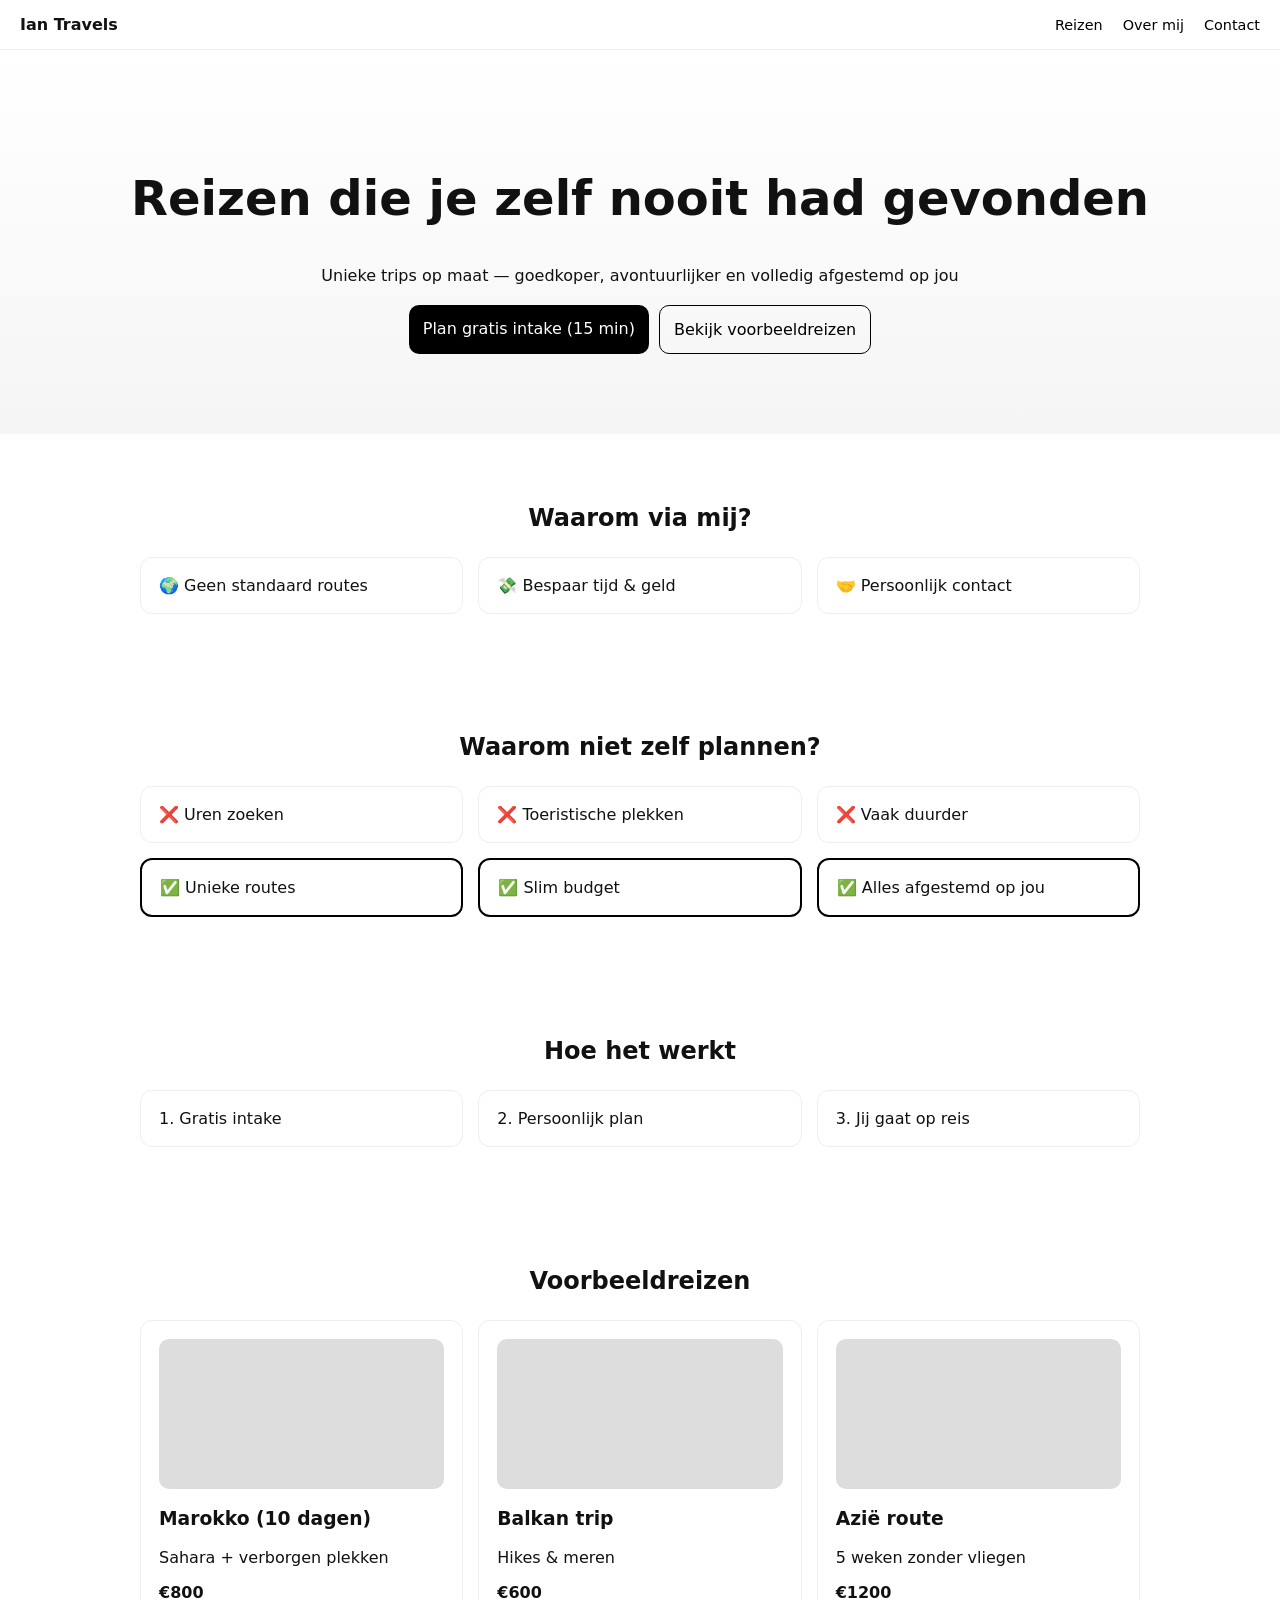
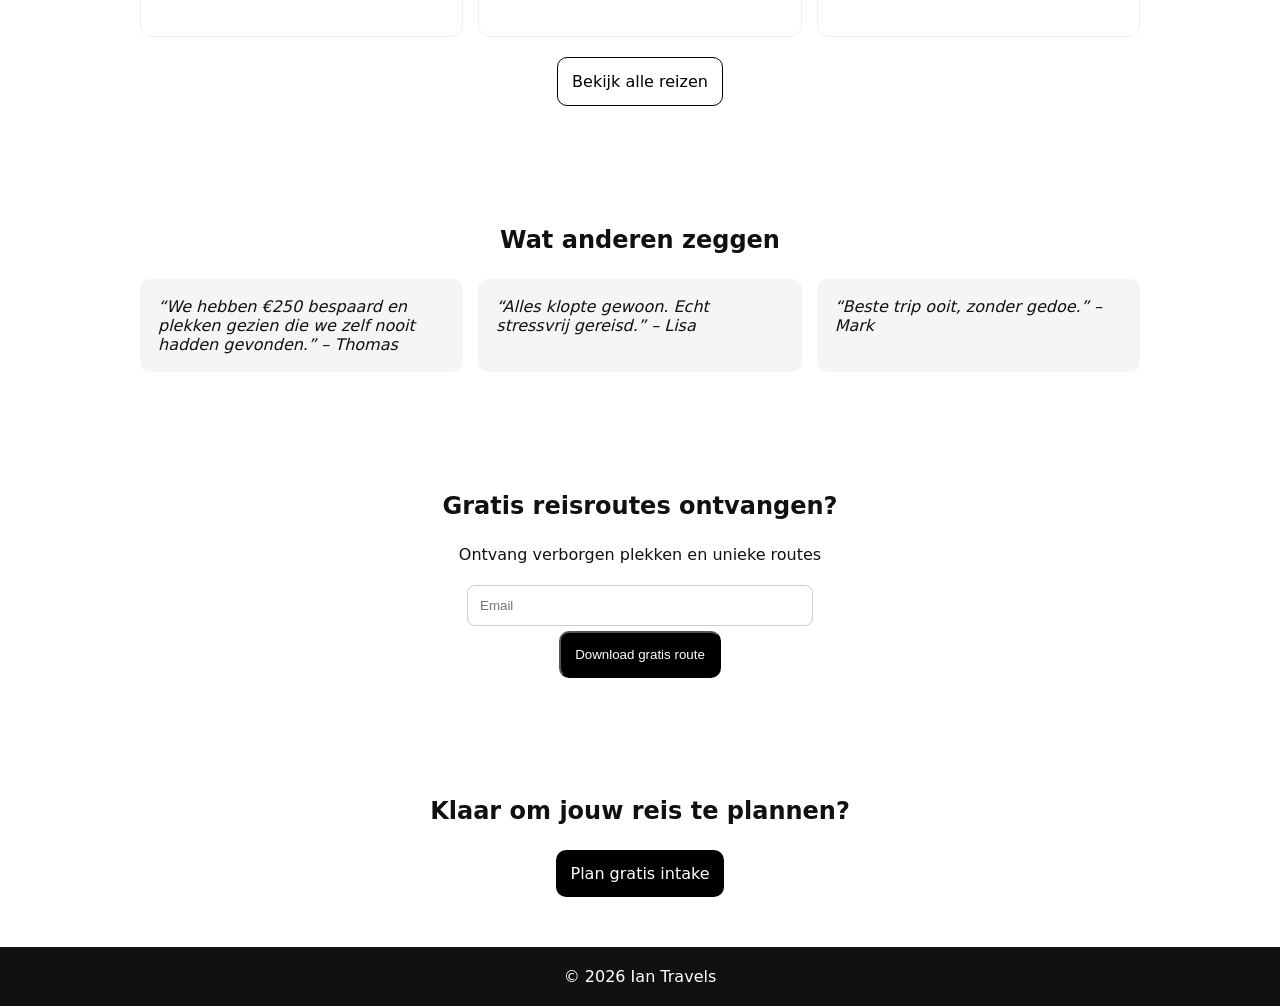
<file: index.html>
<!DOCTYPE html>
<html lang="nl">
<head>
  <meta charset="UTF-8">
  <meta name="viewport" content="width=device-width, initial-scale=1.0">
  <title>Ian Travels</title>
  <link rel="stylesheet" href="style.css">
</head>
<body>

<nav>
  <strong>Ian Travels</strong>
  <div>
    <a href="portfolio.html">Reizen</a>
    <a href="over-mij.html">Over mij</a>
    <a href="contact.html">Contact</a>
  </div>
</nav>

<!-- HERO -->
<section class="hero">
  <h1>Reizen die je zelf nooit had gevonden</h1>
  <p>Unieke trips op maat — goedkoper, avontuurlijker en volledig afgestemd op jou</p>

  <div class="buttons">
    <a href="contact.html" class="btn primary">Plan gratis intake (15 min)</a>
    <a href="portfolio.html" class="btn secondary">Bekijk voorbeeldreizen</a>
  </div>
</section>

<!-- WAAROM -->
<div class="container">
  <h2>Waarom via mij?</h2>
  <div class="grid">
    <div class="card">🌍 Geen standaard routes</div>
    <div class="card">💸 Bespaar tijd & geld</div>
    <div class="card">🤝 Persoonlijk contact</div>
  </div>
</div>

<!-- PROBLEEM VS OPLOSSING -->
<div class="container">
  <h2>Waarom niet zelf plannen?</h2>
  <div class="grid">
    <div class="card">❌ Uren zoeken</div>
    <div class="card">❌ Toeristische plekken</div>
    <div class="card">❌ Vaak duurder</div>

    <div class="card highlight">✅ Unieke routes</div>
    <div class="card highlight">✅ Slim budget</div>
    <div class="card highlight">✅ Alles afgestemd op jou</div>
  </div>
</div>

<!-- HOE HET WERKT -->
<div class="container">
  <h2>Hoe het werkt</h2>
  <div class="grid">
    <div class="card">1. Gratis intake</div>
    <div class="card">2. Persoonlijk plan</div>
    <div class="card">3. Jij gaat op reis</div>
  </div>
</div>

<!-- PORTFOLIO PREVIEW -->
<div class="container">
  <h2>Voorbeeldreizen</h2>
  <div class="grid">

    <div class="trip-card">
      <div class="image"></div>
      <h3>Marokko (10 dagen)</h3>
      <p>Sahara + verborgen plekken</p>
      <p><strong>€800</strong></p>
    </div>

    <div class="trip-card">
      <div class="image"></div>
      <h3>Balkan trip</h3>
      <p>Hikes & meren</p>
      <p><strong>€600</strong></p>
    </div>

    <div class="trip-card">
      <div class="image"></div>
      <h3>Azië route</h3>
      <p>5 weken zonder vliegen</p>
      <p><strong>€1200</strong></p>
    </div>

  </div>

  <div class="buttons">
    <a href="portfolio.html" class="btn secondary">Bekijk alle reizen</a>
  </div>
</div>

<!-- REVIEWS -->
<div class="container">
  <h2>Wat anderen zeggen</h2>
  <div class="grid">
    <div class="review">
      “We hebben €250 bespaard en plekken gezien die we zelf nooit hadden gevonden.”
      – Thomas
    </div>
    <div class="review">
      “Alles klopte gewoon. Echt stressvrij gereisd.”
      – Lisa
    </div>
    <div class="review">
      “Beste trip ooit, zonder gedoe.”
      – Mark
    </div>
  </div>
</div>

<!-- NIEUWSBRIEF -->
<div class="container newsletter">
  <h2>Gratis reisroutes ontvangen?</h2>
  <p>Ontvang verborgen plekken en unieke routes</p>
  <input placeholder="Email">
  <br>
  <button class="btn primary">Download gratis route</button>
</div>

<!-- CTA -->
<div class="container">
  <h2>Klaar om jouw reis te plannen?</h2>
  <div class="buttons">
    <a href="contact.html" class="btn primary">Plan gratis intake</a>
  </div>
</div>

<footer>
  © 2026 Ian Travels
</footer>

</body>
</html>
</file>
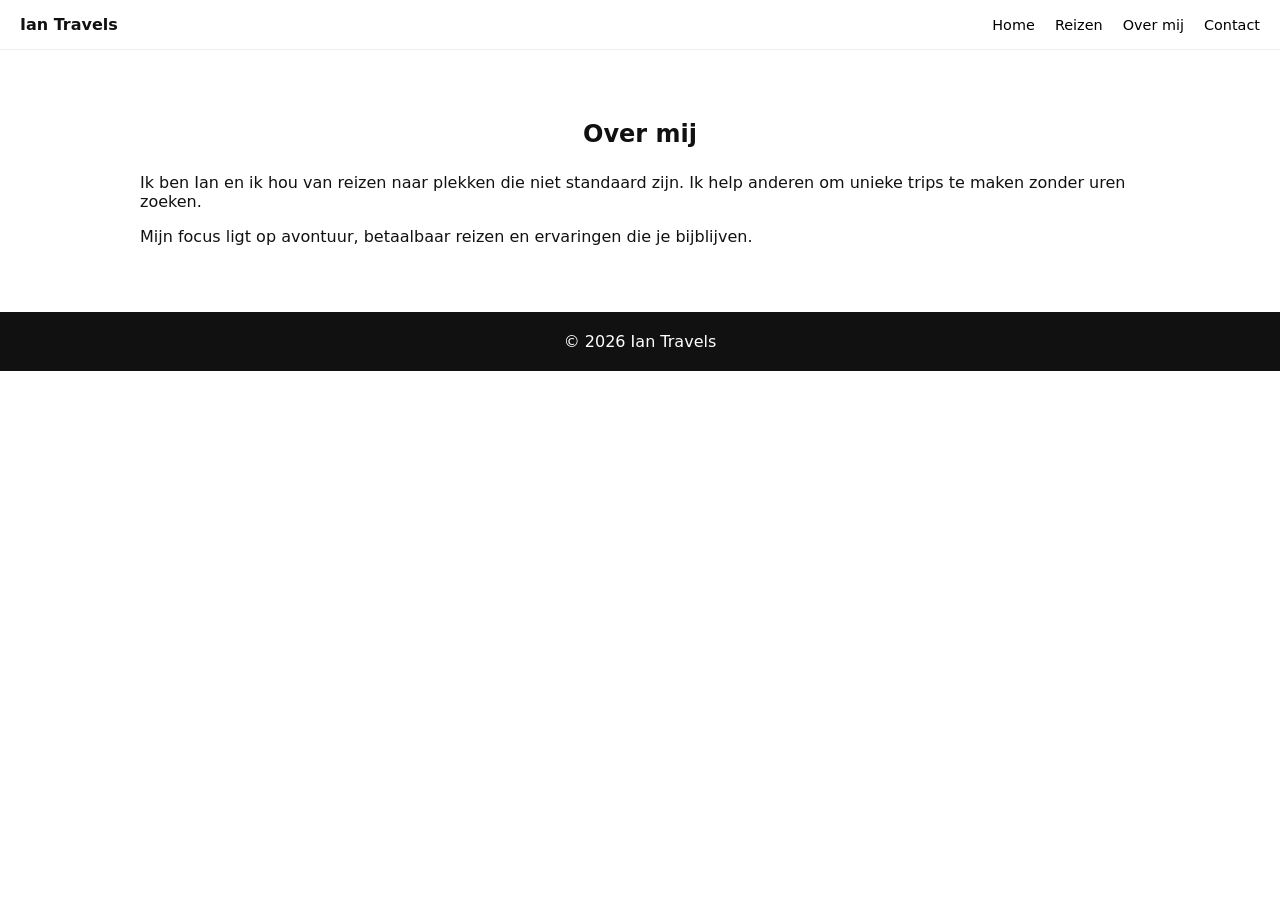
<file: over-mij.html>
<!DOCTYPE html>
<html lang="nl">
<head>
  <meta charset="UTF-8">
  <meta name="viewport" content="width=device-width, initial-scale=1.0">
  <title>Over mij</title>
  <link rel="stylesheet" href="style.css">
</head>
<body>

<nav>
  <strong>Ian Travels</strong>
  <div>
    <a href="index.html">Home</a>
    <a href="portfolio.html">Reizen</a>
    <a href="over-mij.html">Over mij</a>
    <a href="contact.html">Contact</a>
  </div>
</nav>

<div class="container">
  <h2>Over mij</h2>
  <p>
    Ik ben Ian en ik hou van reizen naar plekken die niet standaard zijn.
    Ik help anderen om unieke trips te maken zonder uren zoeken.
  </p>

  <p>
    Mijn focus ligt op avontuur, betaalbaar reizen en ervaringen die je bijblijven.
  </p>
</div>

<footer>© 2026 Ian Travels</footer>

</body>
</html>
</file>
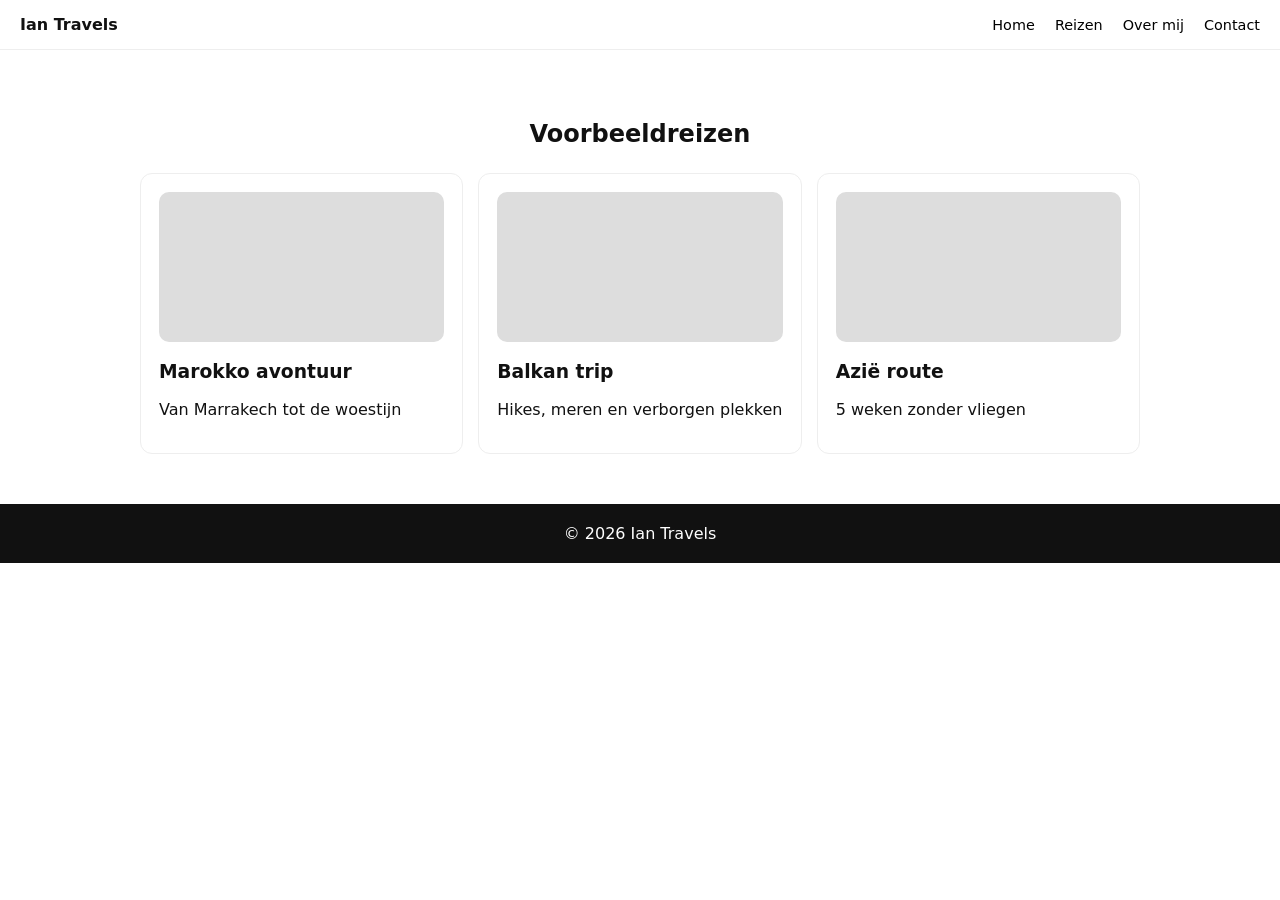
<file: portfolio.html>
<!DOCTYPE html>
<html lang="nl">
<head>
  <meta charset="UTF-8">
  <meta name="viewport" content="width=device-width, initial-scale=1.0">
  <title>Reizen</title>
  <link rel="stylesheet" href="style.css">
</head>
<body>

<nav>
  <strong>Ian Travels</strong>
  <div>
    <a href="index.html">Home</a>
    <a href="portfolio.html">Reizen</a>
    <a href="over-mij.html">Over mij</a>
    <a href="contact.html">Contact</a>
  </div>
</nav>

<div class="container">
  <h2>Voorbeeldreizen</h2>
  <div class="grid">

    <div class="card">
      <div class="image"></div>
      <h3>Marokko avontuur</h3>
      <p>Van Marrakech tot de woestijn</p>
    </div>

    <div class="card">
      <div class="image"></div>
      <h3>Balkan trip</h3>
      <p>Hikes, meren en verborgen plekken</p>
    </div>

    <div class="card">
      <div class="image"></div>
      <h3>Azië route</h3>
      <p>5 weken zonder vliegen</p>
    </div>

  </div>
</div>

<footer>© 2026 Ian Travels</footer>

</body>
</html>
</file>
<file: style.css>
body {
  margin: 0;
  font-family: system-ui;
  color: #111;
}

nav {
  position: sticky;
  top: 0;
  background: white;
  padding: 15px 20px;
  display: flex;
  justify-content: space-between;
  border-bottom: 1px solid #eee;
}

nav a {
  text-decoration: none;
  color: black;
  margin-left: 15px;
  font-size: 0.9rem;
}

.hero {
  padding: 80px 20px;
  text-align: center;
  background: linear-gradient(#fff, #f5f5f5);
}

h1 {
  font-size: 2rem;
}

h2 {
  text-align: center;
  margin-bottom: 25px;
}

.container {
  padding: 50px 20px;
  max-width: 1000px;
  margin: auto;
}

.buttons {
  display: flex;
  flex-direction: column;
  gap: 10px;
  margin-top: 20px;
}

.btn {
  padding: 14px;
  border-radius: 10px;
  text-decoration: none;
  text-align: center;
  font-weight: 500;
}

.primary {
  background: black;
  color: white;
}

.secondary {
  border: 1px solid black;
  color: black;
}

.grid {
  display: grid;
  grid-template-columns: 1fr;
  gap: 15px;
}

.card {
  padding: 18px;
  border-radius: 12px;
  border: 1px solid #eee;
  background: white;
}

.trip-card {
  padding: 18px;
  border-radius: 12px;
  border: 1px solid #eee;
}

.image {
  height: 150px;
  background: #ddd;
  border-radius: 10px;
  margin-bottom: 10px;
}

.review {
  background: #f5f5f5;
  padding: 18px;
  border-radius: 10px;
  font-style: italic;
}

.highlight {
  border: 2px solid black;
}

.newsletter {
  text-align: center;
}

input, textarea {
  width: 100%;
  max-width: 320px;
  padding: 12px;
  margin: 5px 0;
  border-radius: 8px;
  border: 1px solid #ccc;
}

.contact {
  background: #111;
  color: white;
  text-align: center;
}

.form {
  display: flex;
  flex-direction: column;
  align-items: center;
}

footer {
  text-align: center;
  padding: 20px;
  background: #111;
  color: white;
}

/* 📱 → 💻 */
@media (min-width: 768px) {
  h1 {
    font-size: 3rem;
  }

  .buttons {
    flex-direction: row;
    justify-content: center;
  }

  .grid {
    grid-template-columns: repeat(3, 1fr);
  }
}
</file>
